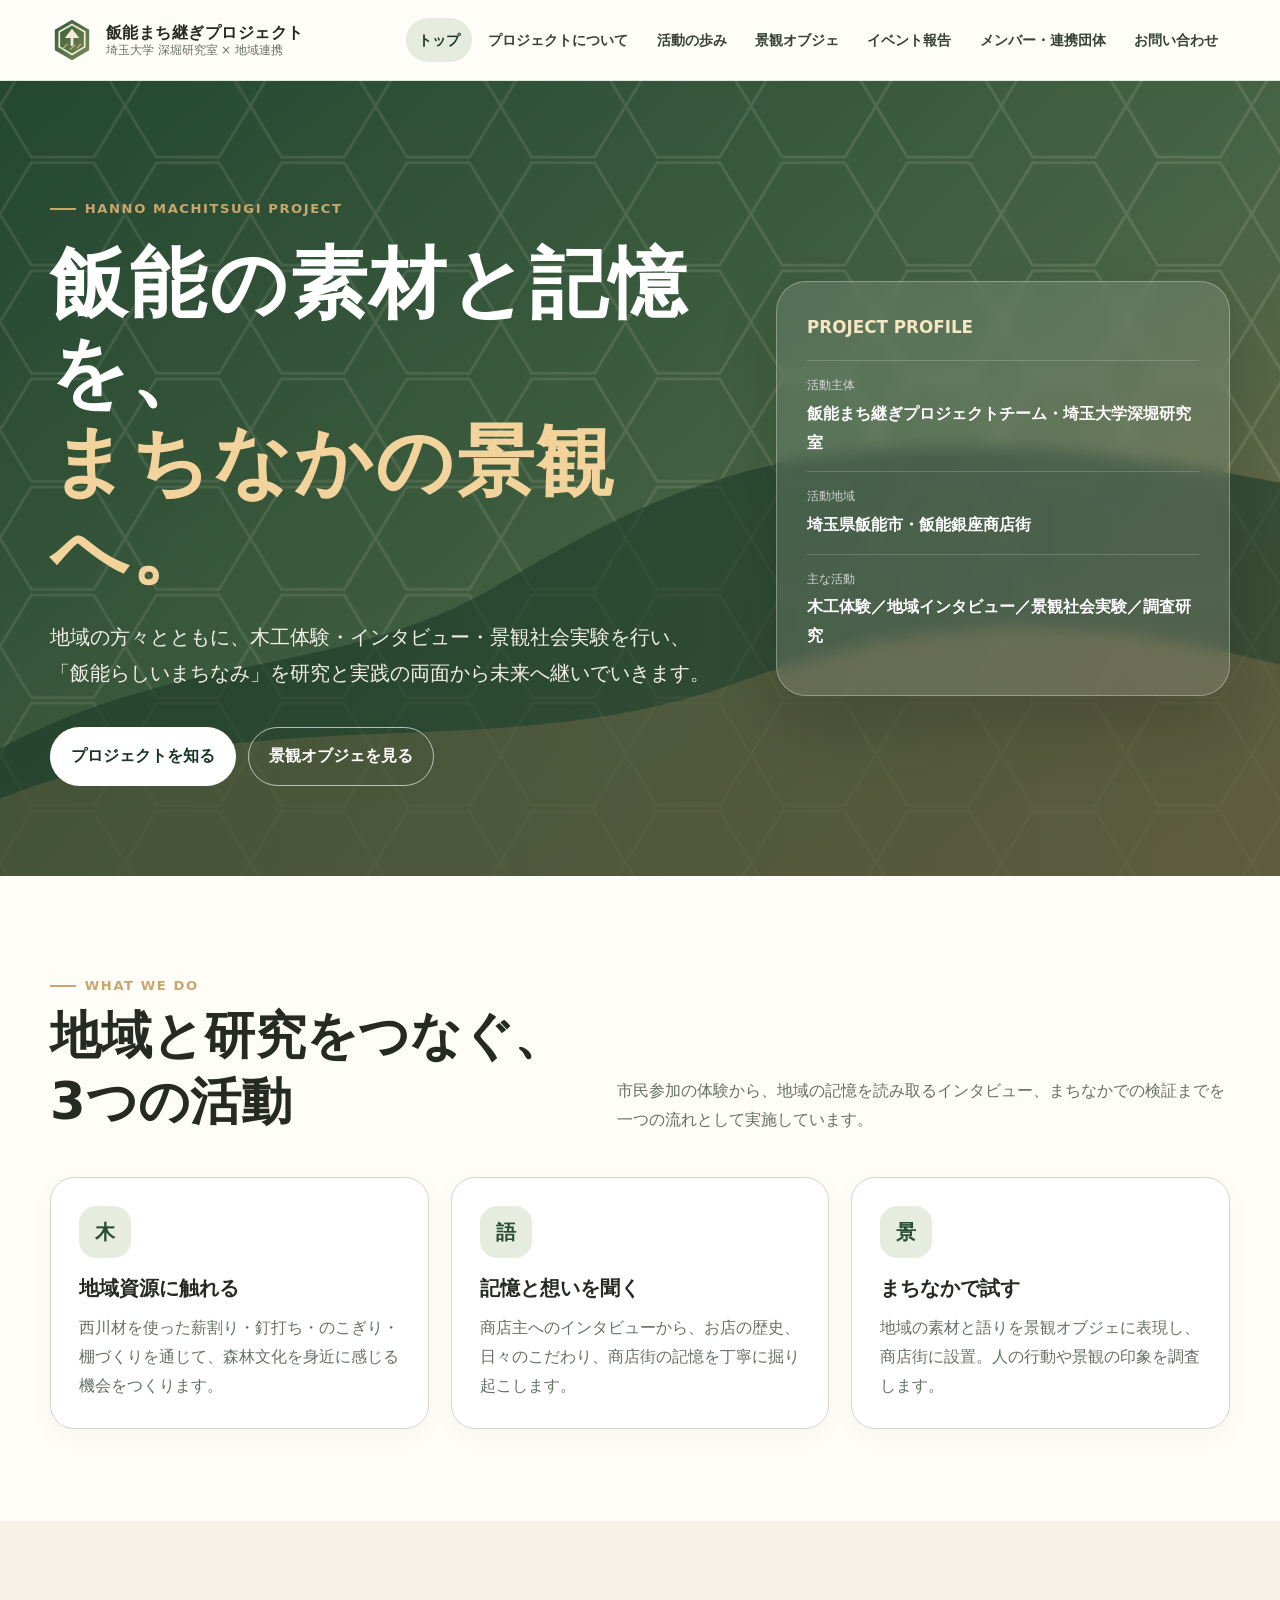
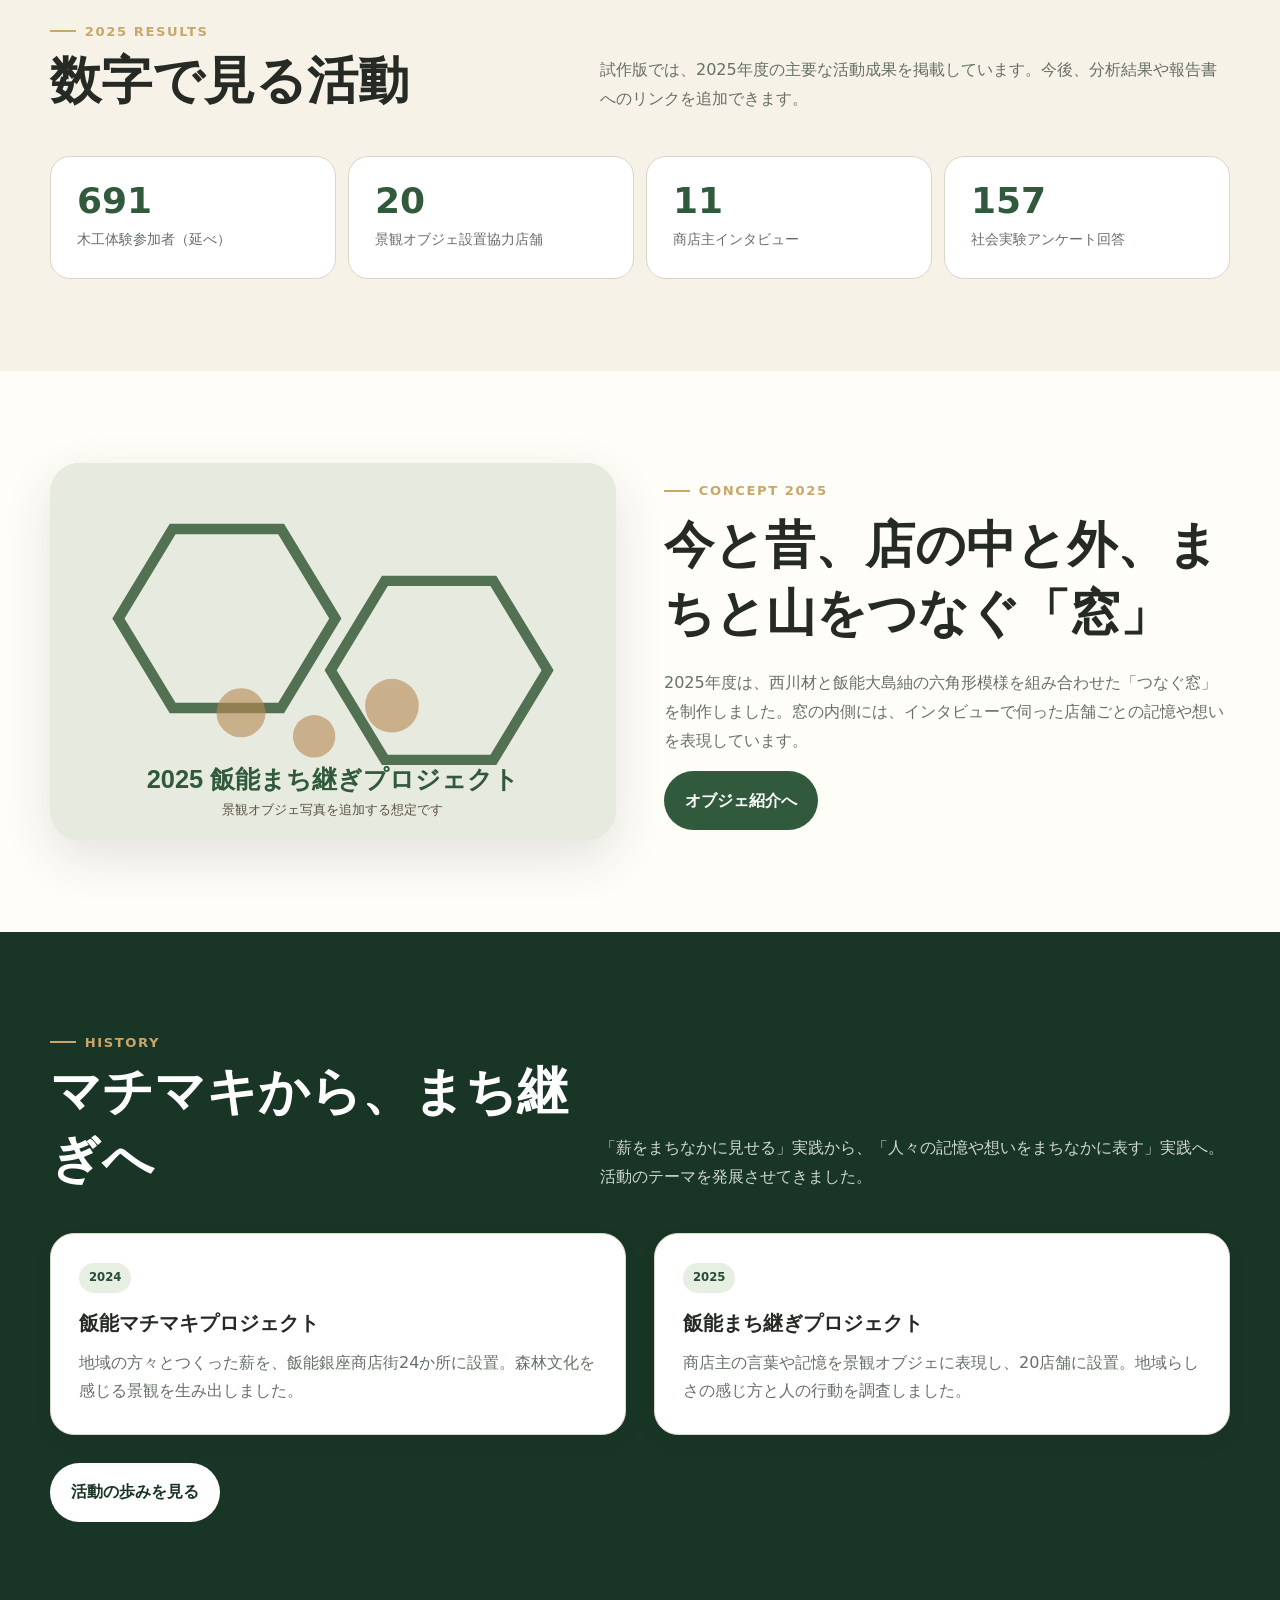
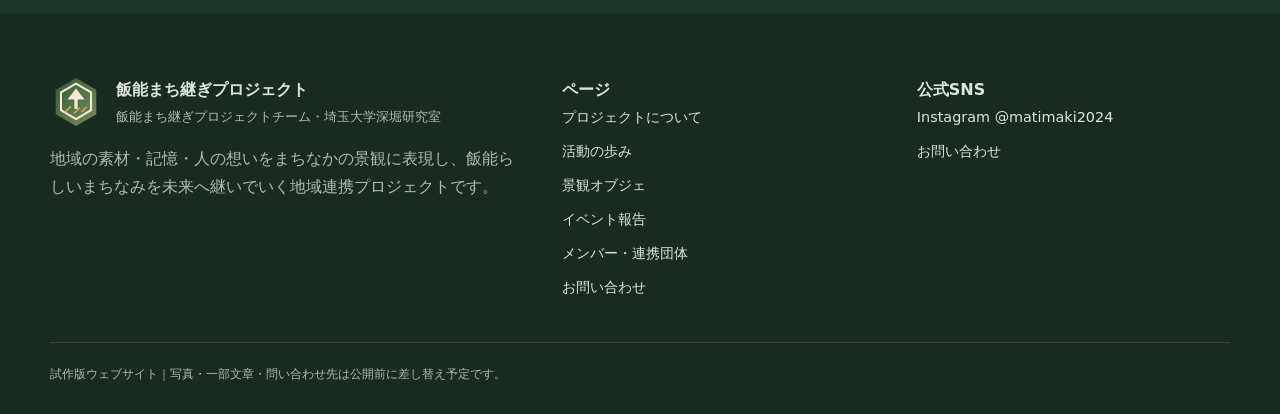
<file: index.html>
<!doctype html><html lang="ja"><head><meta charset="utf-8"><meta name="viewport" content="width=device-width,initial-scale=1"><title>飯能まち継ぎプロジェクト｜試作版</title><meta name="description" content="飯能の素材・記憶・人の想いをまちなかの景観に表現する地域連携型プロジェクト。"><link rel="icon" href="assets/images/logo-mark.svg"><link rel="stylesheet" href="assets/css/style.css"></head><body><div data-site-header></div><main id="main">
<section class="hero"><div class="container hero-inner"><div><div class="eyebrow">Hanno Machitsugi Project</div><h1>飯能の素材と記憶を、<span>まちなかの景観へ。</span></h1><p class="hero-copy">地域の方々とともに、木工体験・インタビュー・景観社会実験を行い、「飯能らしいまちなみ」を研究と実践の両面から未来へ継いでいきます。</p><div class="hero-actions"><a class="btn btn-primary" href="about.html">プロジェクトを知る</a><a class="btn btn-outline" href="objects.html">景観オブジェを見る</a></div></div><aside class="hero-card"><h2>PROJECT PROFILE</h2><dl><div><dt>活動主体</dt><dd>飯能まち継ぎプロジェクトチーム・埼玉大学深堀研究室</dd></div><div><dt>活動地域</dt><dd>埼玉県飯能市・飯能銀座商店街</dd></div><div><dt>主な活動</dt><dd>木工体験／地域インタビュー／景観社会実験／調査研究</dd></div></dl></aside></div></section>
<section class="section"><div class="container"><div class="section-header"><div><div class="eyebrow">What we do</div><h2>地域と研究をつなぐ、3つの活動</h2></div><p>市民参加の体験から、地域の記憶を読み取るインタビュー、まちなかでの検証までを一つの流れとして実施しています。</p></div><div class="grid-3"><article class="card"><div class="icon-box">木</div><h3>地域資源に触れる</h3><p>西川材を使った薪割り・釘打ち・のこぎり・棚づくりを通じて、森林文化を身近に感じる機会をつくります。</p></article><article class="card"><div class="icon-box">語</div><h3>記憶と想いを聞く</h3><p>商店主へのインタビューから、お店の歴史、日々のこだわり、商店街の記憶を丁寧に掘り起こします。</p></article><article class="card"><div class="icon-box">景</div><h3>まちなかで試す</h3><p>地域の素材と語りを景観オブジェに表現し、商店街に設置。人の行動や景観の印象を調査します。</p></article></div></div></section>
<section class="section section-soft"><div class="container"><div class="section-header"><div><div class="eyebrow">2025 Results</div><h2>数字で見る活動</h2></div><p>試作版では、2025年度の主要な活動成果を掲載しています。今後、分析結果や報告書へのリンクを追加できます。</p></div><div class="stats"><div class="stat"><div class="stat-number">691</div><div class="stat-label">木工体験参加者（延べ）</div></div><div class="stat"><div class="stat-number">20</div><div class="stat-label">景観オブジェ設置協力店舗</div></div><div class="stat"><div class="stat-number">11</div><div class="stat-label">商店主インタビュー</div></div><div class="stat"><div class="stat-number">157</div><div class="stat-label">社会実験アンケート回答</div></div></div></div></section>
<section class="section"><div class="container feature"><div class="feature-media"><img src="assets/images/placeholder-machitsugi.svg" alt="2025年度景観オブジェの写真差し替え用画像"></div><div class="feature-content"><div class="eyebrow">Concept 2025</div><h2>今と昔、店の中と外、まちと山をつなぐ「窓」</h2><p>2025年度は、西川材と飯能大島紬の六角形模様を組み合わせた「つなぐ窓」を制作しました。窓の内側には、インタビューで伺った店舗ごとの記憶や想いを表現しています。</p><a class="btn btn-green" href="objects.html">オブジェ紹介へ</a></div></div></section>
<section class="section section-dark"><div class="container"><div class="section-header"><div><div class="eyebrow">History</div><h2>マチマキから、まち継ぎへ</h2></div><p>「薪をまちなかに見せる」実践から、「人々の記憶や想いをまちなかに表す」実践へ。活動のテーマを発展させてきました。</p></div><div class="grid-2"><article class="card" style="color:#252a25"><span class="tag">2024</span><h3>飯能マチマキプロジェクト</h3><p>地域の方々とつくった薪を、飯能銀座商店街24か所に設置。森林文化を感じる景観を生み出しました。</p></article><article class="card" style="color:#252a25"><span class="tag">2025</span><h3>飯能まち継ぎプロジェクト</h3><p>商店主の言葉や記憶を景観オブジェに表現し、20店舗に設置。地域らしさの感じ方と人の行動を調査しました。</p></article></div><div style="margin-top:28px"><a class="btn btn-primary" href="history.html">活動の歩みを見る</a></div></div></section>
</main><div data-site-footer></div><script src="assets/js/site-data.js"></script><script src="assets/js/main.js"></script></body></html>
</file>
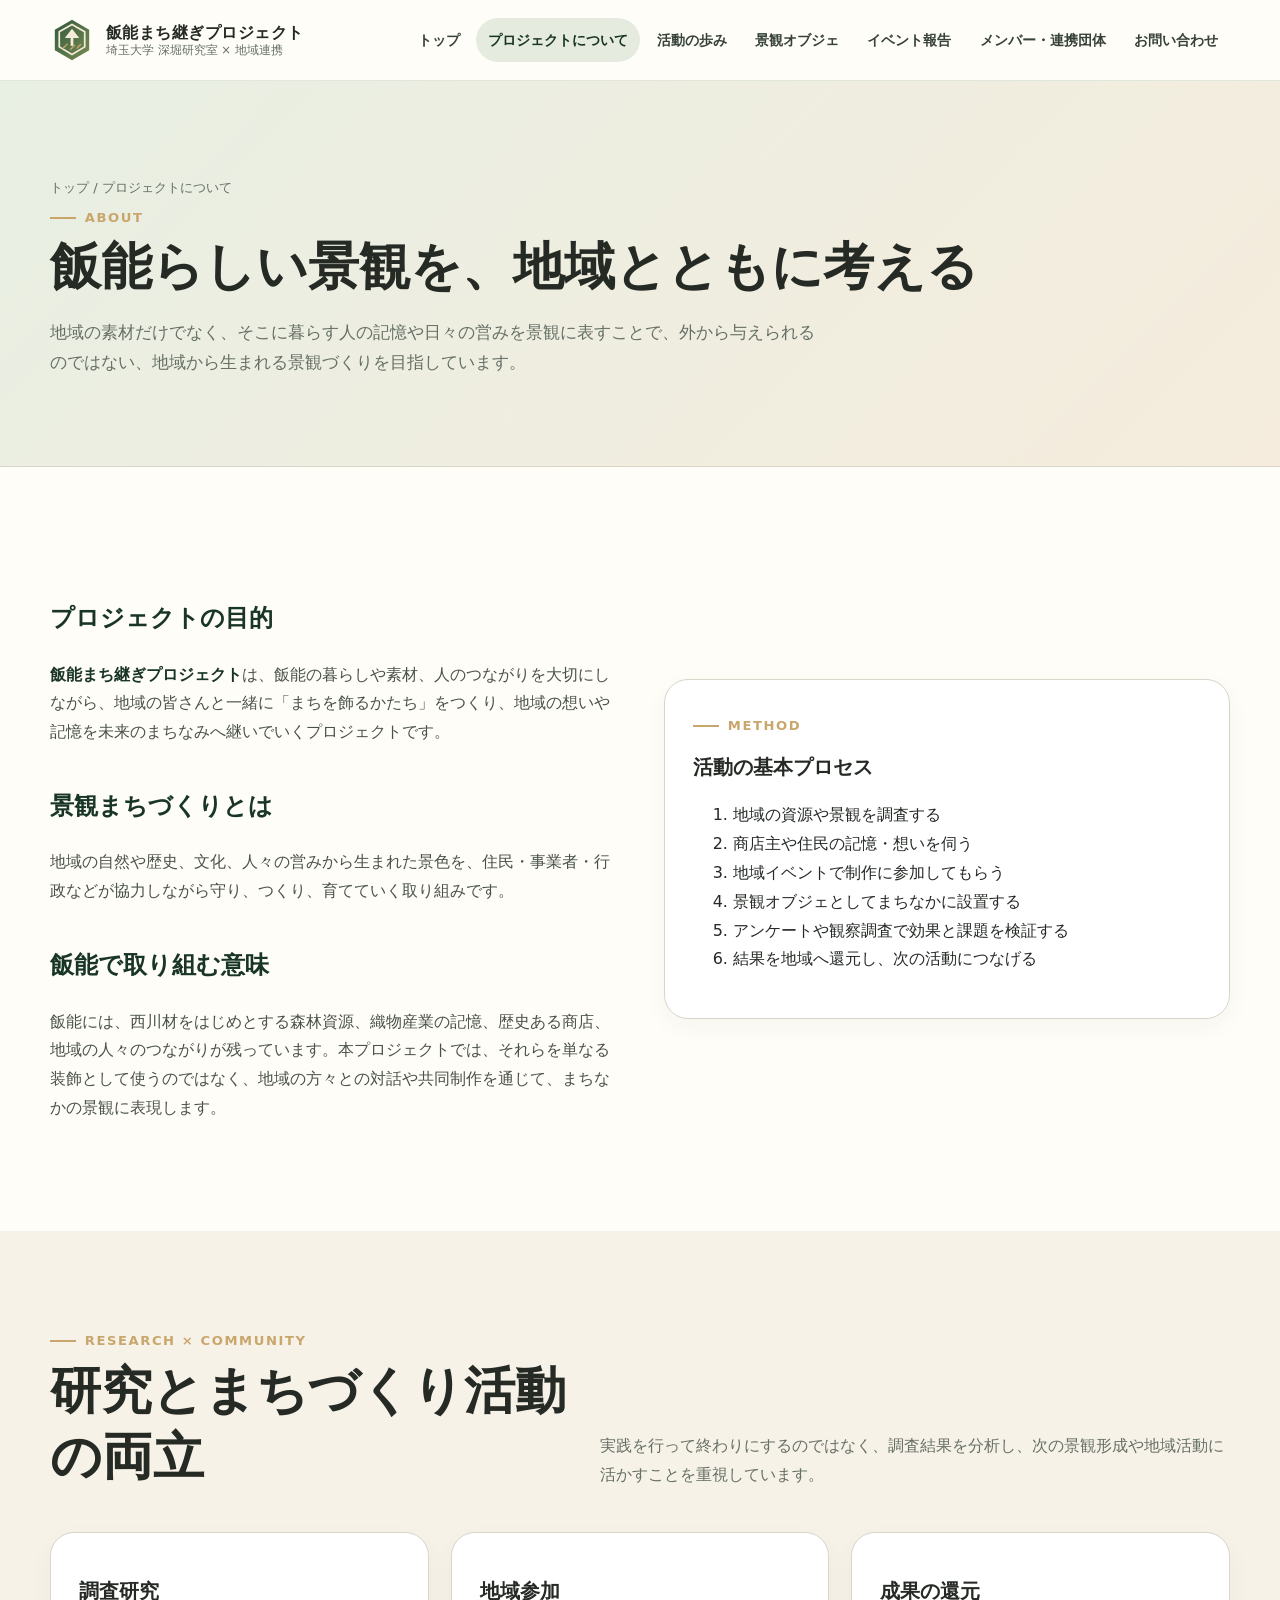
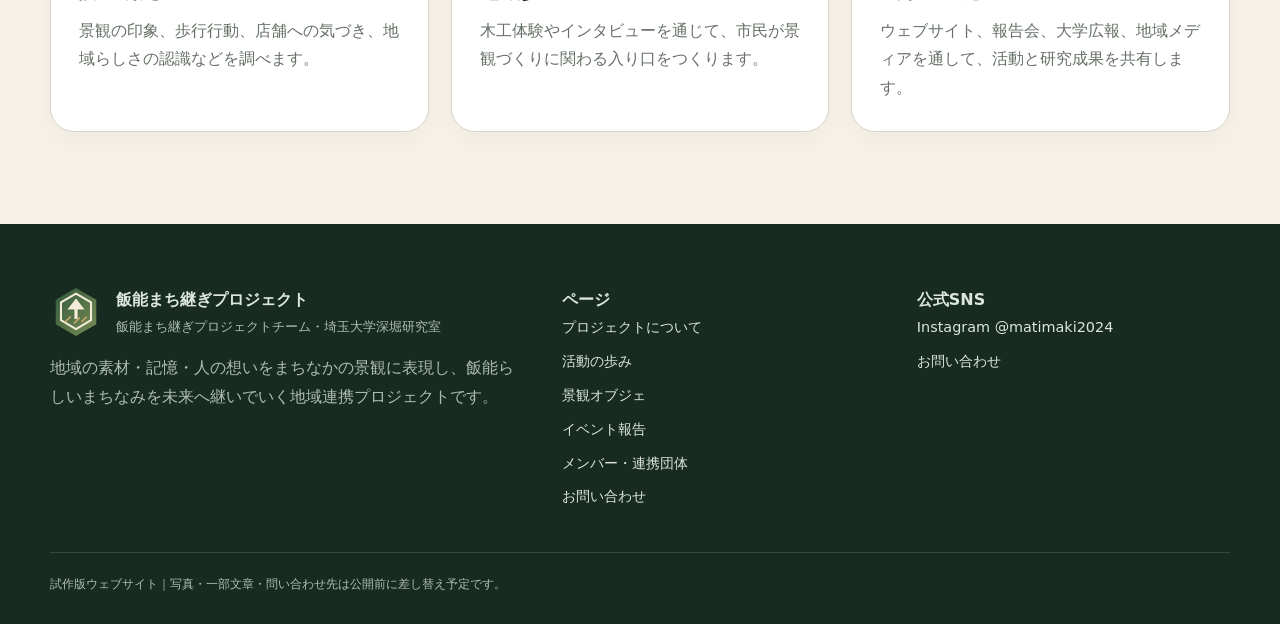
<file: about.html>
<!doctype html><html lang="ja"><head><meta charset="utf-8"><meta name="viewport" content="width=device-width,initial-scale=1"><title>プロジェクトについて｜飯能まち継ぎプロジェクト</title><link rel="icon" href="assets/images/logo-mark.svg"><link rel="stylesheet" href="assets/css/style.css"></head><body><div data-site-header></div><main id="main"><section class="page-hero"><div class="container"><div class="breadcrumb"><a href="index.html">トップ</a> / プロジェクトについて</div><div class="eyebrow">About</div><h1>飯能らしい景観を、地域とともに考える</h1><p>地域の素材だけでなく、そこに暮らす人の記憶や日々の営みを景観に表すことで、外から与えられるのではない、地域から生まれる景観づくりを目指しています。</p></div></section><section class="section"><div class="container feature"><div class="prose"><h2>プロジェクトの目的</h2><p><strong>飯能まち継ぎプロジェクト</strong>は、飯能の暮らしや素材、人のつながりを大切にしながら、地域の皆さんと一緒に「まちを飾るかたち」をつくり、地域の想いや記憶を未来のまちなみへ継いでいくプロジェクトです。</p><h2>景観まちづくりとは</h2><p>地域の自然や歴史、文化、人々の営みから生まれた景色を、住民・事業者・行政などが協力しながら守り、つくり、育てていく取り組みです。</p><h2>飯能で取り組む意味</h2><p>飯能には、西川材をはじめとする森林資源、織物産業の記憶、歴史ある商店、地域の人々のつながりが残っています。本プロジェクトでは、それらを単なる装飾として使うのではなく、地域の方々との対話や共同制作を通じて、まちなかの景観に表現します。</p></div><aside class="card"><div class="eyebrow">Method</div><h3>活動の基本プロセス</h3><ol><li>地域の資源や景観を調査する</li><li>商店主や住民の記憶・想いを伺う</li><li>地域イベントで制作に参加してもらう</li><li>景観オブジェとしてまちなかに設置する</li><li>アンケートや観察調査で効果と課題を検証する</li><li>結果を地域へ還元し、次の活動につなげる</li></ol></aside></div></section><section class="section section-soft"><div class="container"><div class="section-header"><div><div class="eyebrow">Research × Community</div><h2>研究とまちづくり活動の両立</h2></div><p>実践を行って終わりにするのではなく、調査結果を分析し、次の景観形成や地域活動に活かすことを重視しています。</p></div><div class="grid-3"><article class="card"><h3>調査研究</h3><p>景観の印象、歩行行動、店舗への気づき、地域らしさの認識などを調べます。</p></article><article class="card"><h3>地域参加</h3><p>木工体験やインタビューを通じて、市民が景観づくりに関わる入り口をつくります。</p></article><article class="card"><h3>成果の還元</h3><p>ウェブサイト、報告会、大学広報、地域メディアを通して、活動と研究成果を共有します。</p></article></div></div></section></main><div data-site-footer></div><script src="assets/js/site-data.js"></script><script src="assets/js/main.js"></script></body></html>
</file>
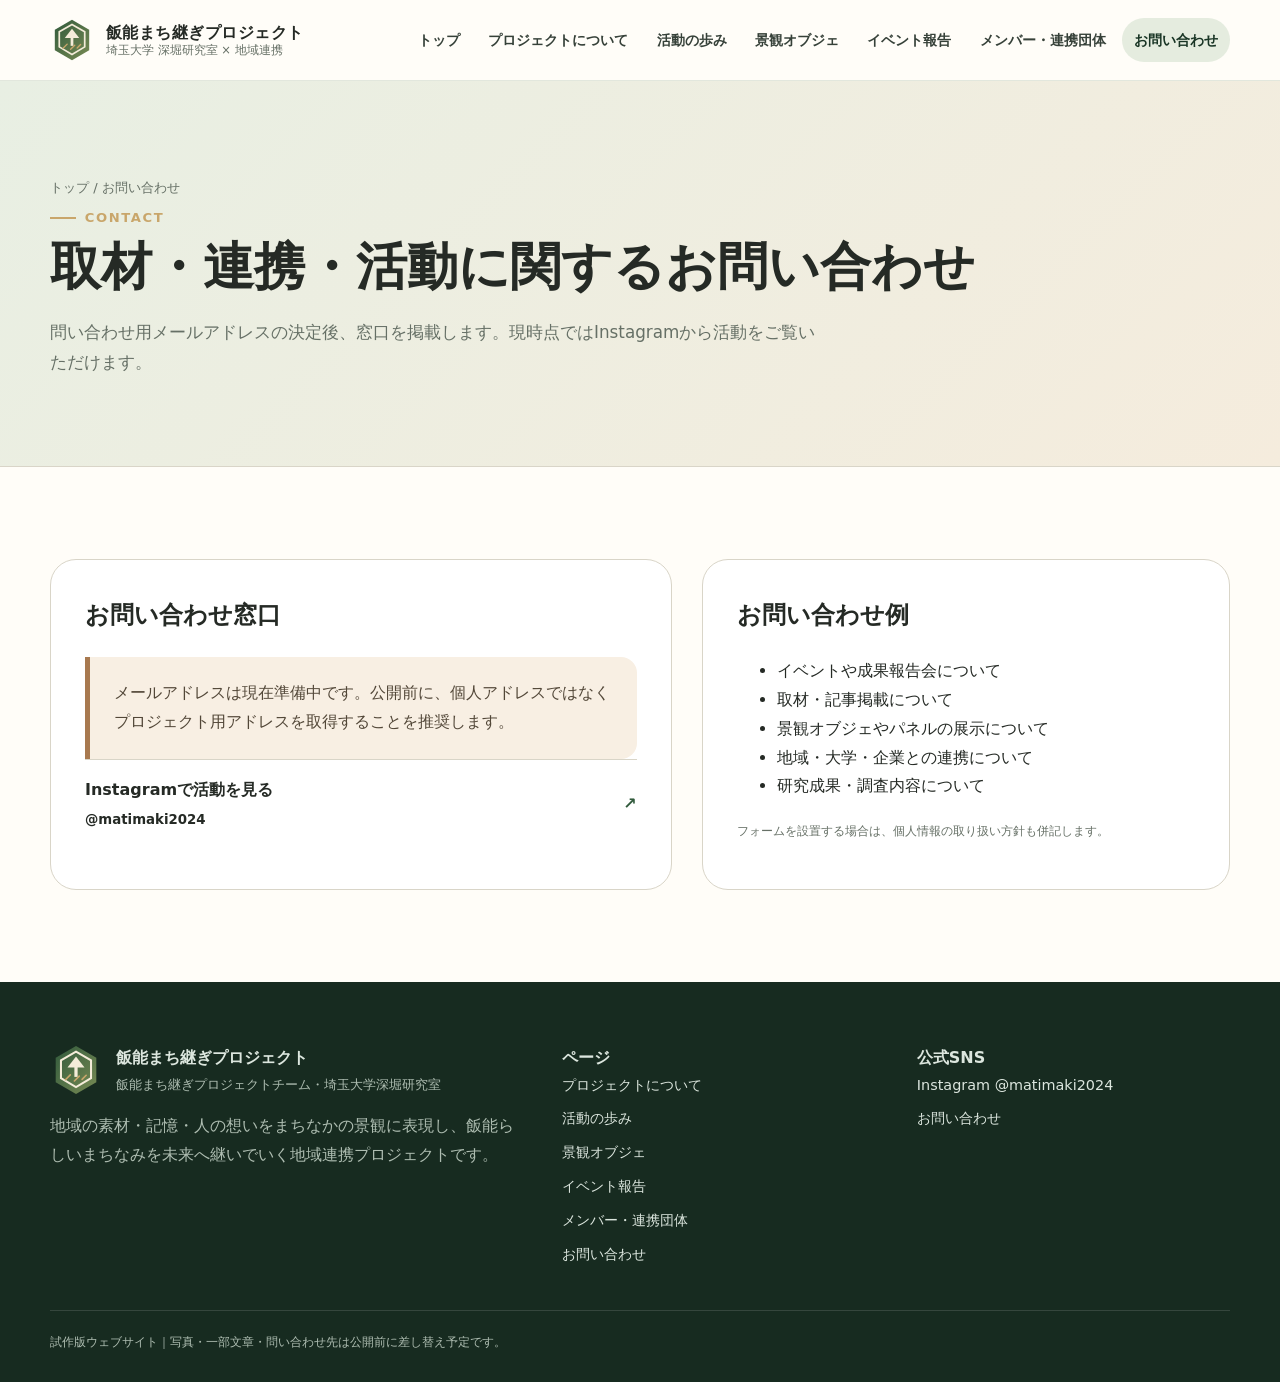
<file: contact.html>
<!doctype html><html lang="ja"><head><meta charset="utf-8"><meta name="viewport" content="width=device-width,initial-scale=1"><title>お問い合わせ｜飯能まち継ぎプロジェクト</title><link rel="icon" href="assets/images/logo-mark.svg"><link rel="stylesheet" href="assets/css/style.css"></head><body><div data-site-header></div><main id="main"><section class="page-hero"><div class="container"><div class="breadcrumb"><a href="index.html">トップ</a> / お問い合わせ</div><div class="eyebrow">Contact</div><h1>取材・連携・活動に関するお問い合わせ</h1><p>問い合わせ用メールアドレスの決定後、窓口を掲載します。現時点ではInstagramから活動をご覧いただけます。</p></div></section><section class="section"><div class="container contact-box"><div class="contact-panel"><h2>お問い合わせ窓口</h2><div class="notice">メールアドレスは現在準備中です。公開前に、個人アドレスではなくプロジェクト用アドレスを取得することを推奨します。</div><a class="contact-link" href="https://www.instagram.com/matimaki2024/" target="_blank" rel="noopener"><div>Instagramで活動を見る<br><small>@matimaki2024</small></div><span>↗</span></a></div><div class="contact-panel"><h2>お問い合わせ例</h2><ul><li>イベントや成果報告会について</li><li>取材・記事掲載について</li><li>景観オブジェやパネルの展示について</li><li>地域・大学・企業との連携について</li><li>研究成果・調査内容について</li></ul><p class="source-note">フォームを設置する場合は、個人情報の取り扱い方針も併記します。</p></div></div></section></main><div data-site-footer></div><script src="assets/js/site-data.js"></script><script src="assets/js/main.js"></script></body></html>
</file>
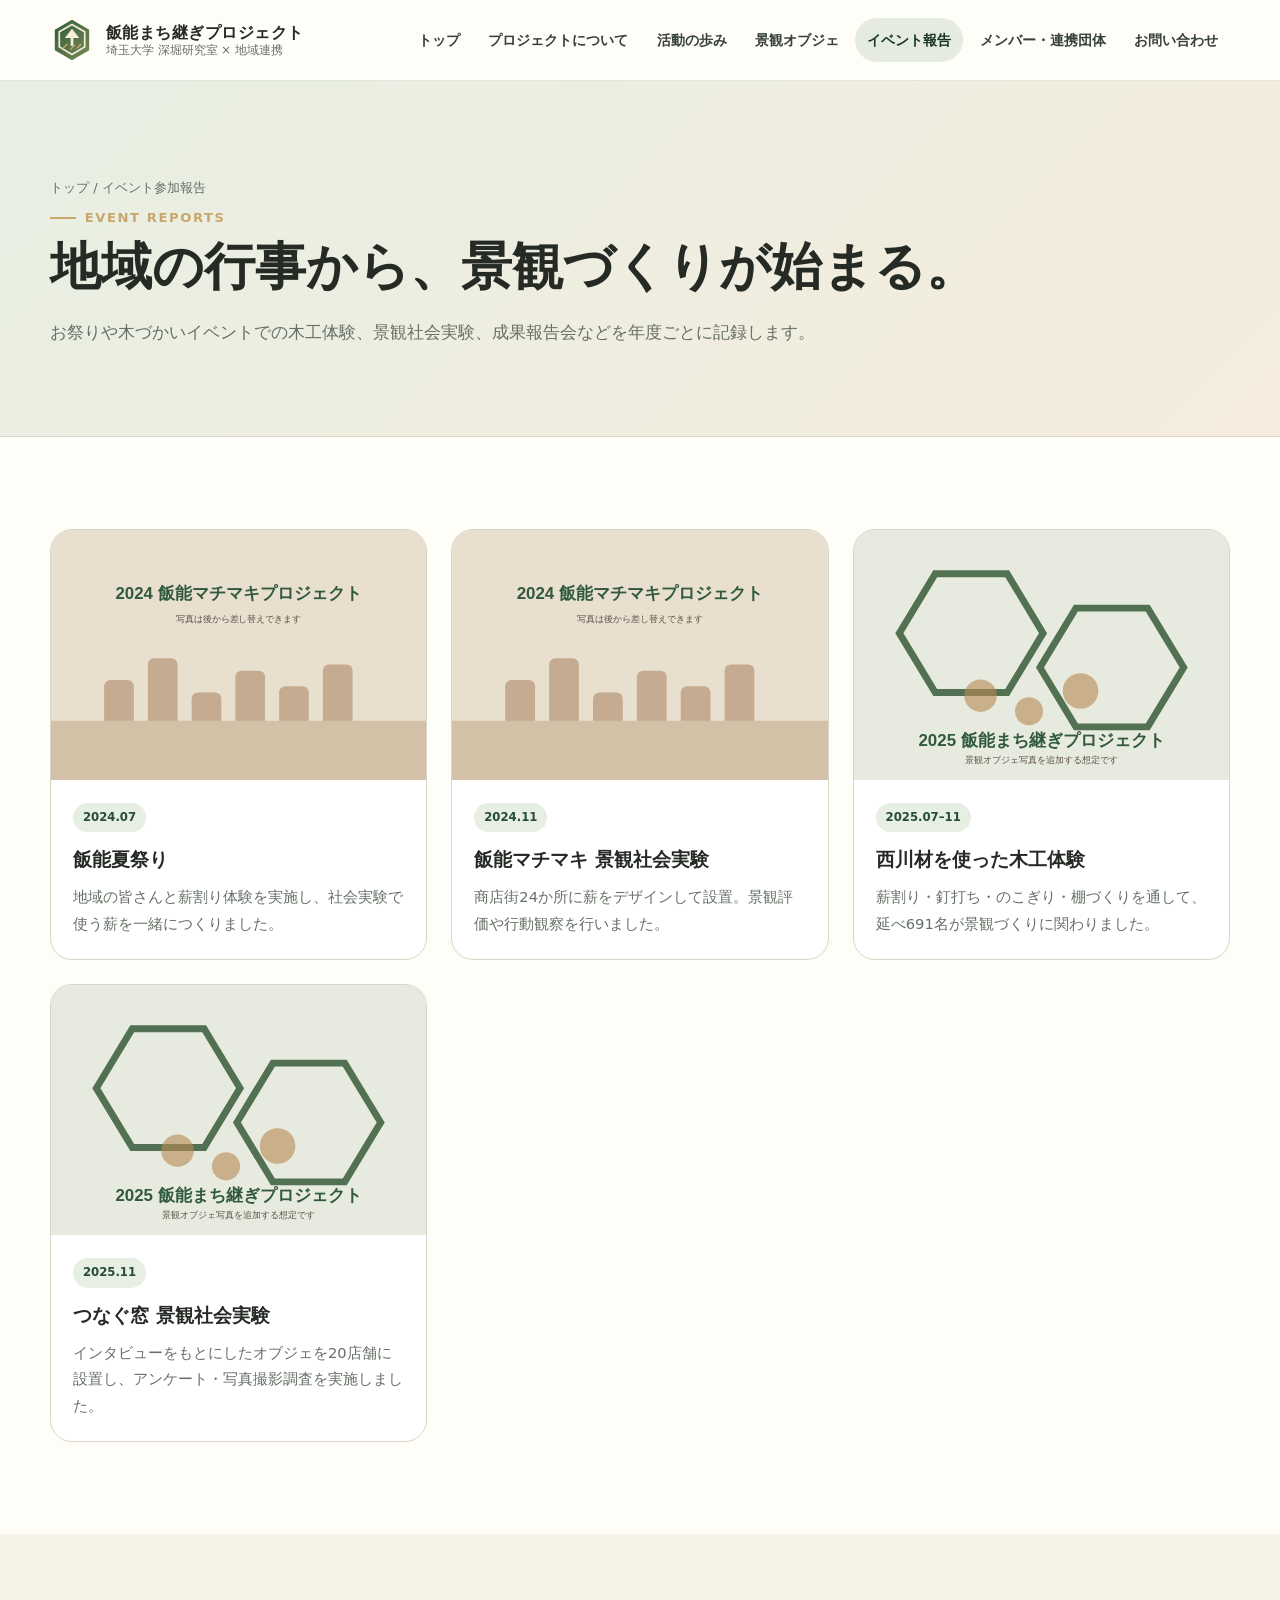
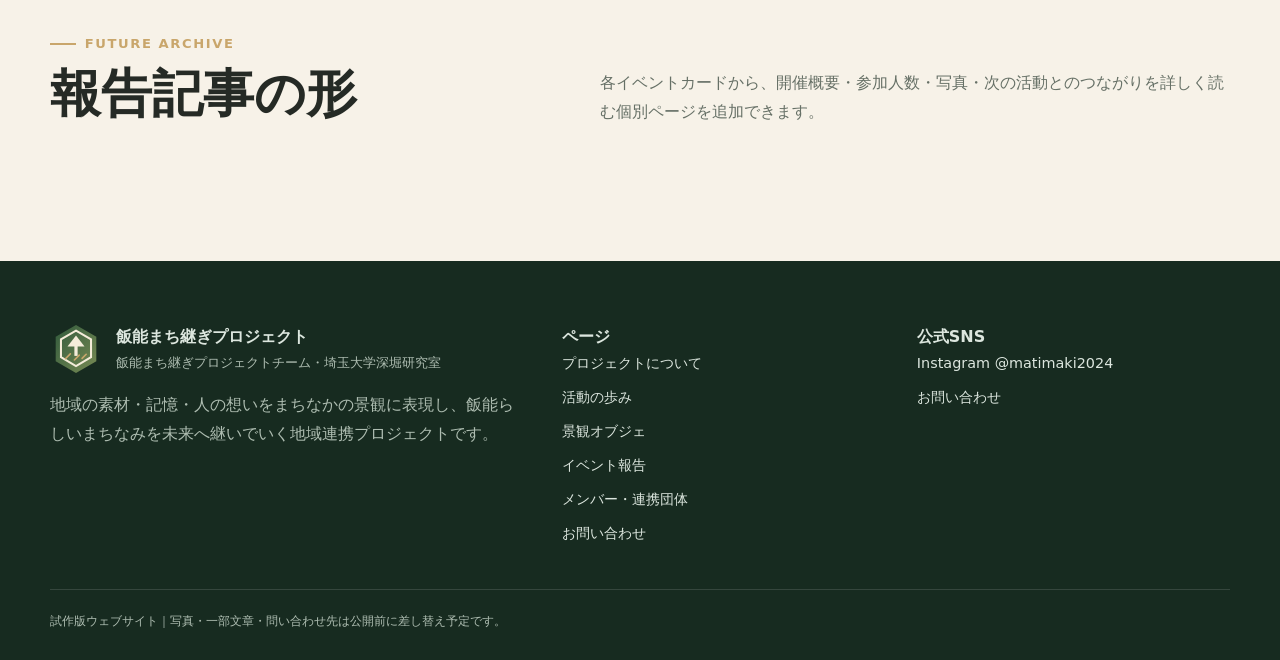
<file: events.html>
<!doctype html><html lang="ja"><head><meta charset="utf-8"><meta name="viewport" content="width=device-width,initial-scale=1"><title>イベント参加報告｜飯能まち継ぎプロジェクト</title><link rel="icon" href="assets/images/logo-mark.svg"><link rel="stylesheet" href="assets/css/style.css"></head><body><div data-site-header></div><main id="main"><section class="page-hero"><div class="container"><div class="breadcrumb"><a href="index.html">トップ</a> / イベント参加報告</div><div class="eyebrow">Event Reports</div><h1>地域の行事から、景観づくりが始まる。</h1><p>お祭りや木づかいイベントでの木工体験、景観社会実験、成果報告会などを年度ごとに記録します。</p></div></section><section class="section"><div class="container"><div class="event-grid"><article class="event-card"><img src="assets/images/placeholder-machimaki.svg" alt="飯能夏祭りの仮画像"><div class="card-body"><span class="tag">2024.07</span><h3>飯能夏祭り</h3><p>地域の皆さんと薪割り体験を実施し、社会実験で使う薪を一緒につくりました。</p></div></article><article class="event-card"><img src="assets/images/placeholder-machimaki.svg" alt="2024景観社会実験の仮画像"><div class="card-body"><span class="tag">2024.11</span><h3>飯能マチマキ 景観社会実験</h3><p>商店街24か所に薪をデザインして設置。景観評価や行動観察を行いました。</p></div></article><article class="event-card"><img src="assets/images/placeholder-machitsugi.svg" alt="2025木工体験の仮画像"><div class="card-body"><span class="tag">2025.07–11</span><h3>西川材を使った木工体験</h3><p>薪割り・釘打ち・のこぎり・棚づくりを通して、延べ691名が景観づくりに関わりました。</p></div></article><article class="event-card"><img src="assets/images/placeholder-machitsugi.svg" alt="2025景観社会実験の仮画像"><div class="card-body"><span class="tag">2025.11</span><h3>つなぐ窓 景観社会実験</h3><p>インタビューをもとにしたオブジェを20店舗に設置し、アンケート・写真撮影調査を実施しました。</p></div></article></div></div></section><section class="section section-soft"><div class="container"><div class="section-header"><div><div class="eyebrow">Future archive</div><h2>報告記事の形</h2></div><p>各イベントカードから、開催概要・参加人数・写真・次の活動とのつながりを詳しく読む個別ページを追加できます。</p></div></div></section></main><div data-site-footer></div><script src="assets/js/site-data.js"></script><script src="assets/js/main.js"></script></body></html>
</file>
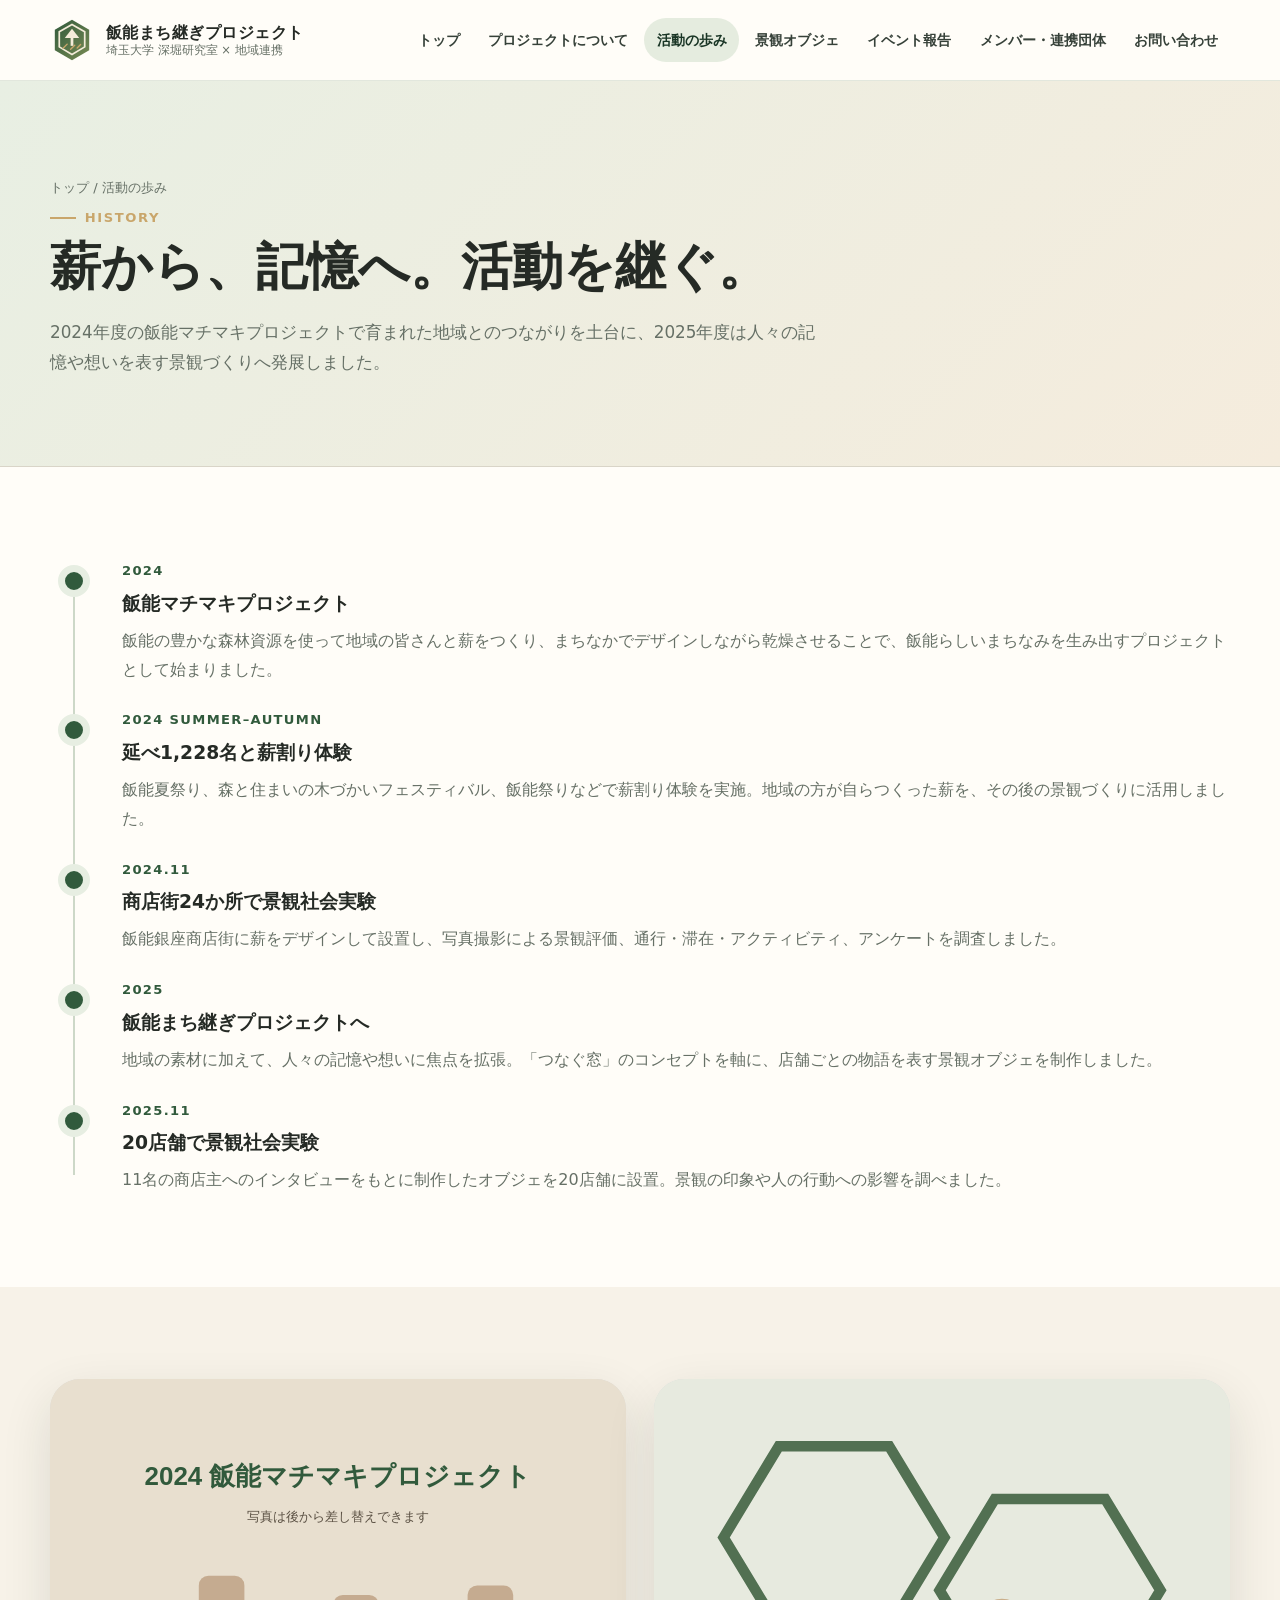
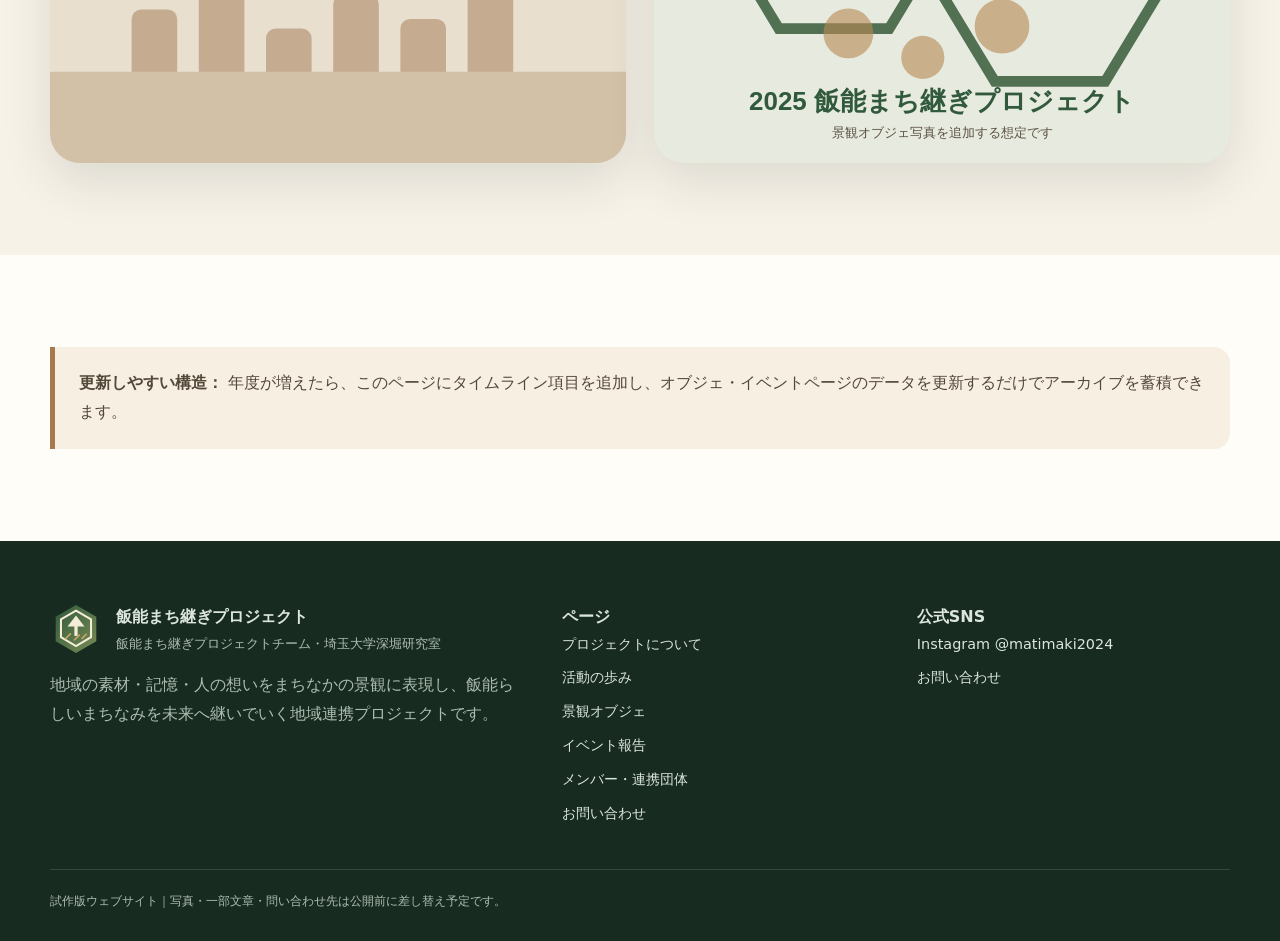
<file: history.html>
<!doctype html><html lang="ja"><head><meta charset="utf-8"><meta name="viewport" content="width=device-width,initial-scale=1"><title>活動の歩み｜飯能まち継ぎプロジェクト</title><link rel="icon" href="assets/images/logo-mark.svg"><link rel="stylesheet" href="assets/css/style.css"></head><body><div data-site-header></div><main id="main"><section class="page-hero"><div class="container"><div class="breadcrumb"><a href="index.html">トップ</a> / 活動の歩み</div><div class="eyebrow">History</div><h1>薪から、記憶へ。活動を継ぐ。</h1><p>2024年度の飯能マチマキプロジェクトで育まれた地域とのつながりを土台に、2025年度は人々の記憶や想いを表す景観づくりへ発展しました。</p></div></section><section class="section"><div class="container"><div class="timeline"><article class="timeline-item"><span class="timeline-dot"></span><div class="timeline-year">2024</div><h3>飯能マチマキプロジェクト</h3><p>飯能の豊かな森林資源を使って地域の皆さんと薪をつくり、まちなかでデザインしながら乾燥させることで、飯能らしいまちなみを生み出すプロジェクトとして始まりました。</p></article><article class="timeline-item"><span class="timeline-dot"></span><div class="timeline-year">2024 SUMMER–AUTUMN</div><h3>延べ1,228名と薪割り体験</h3><p>飯能夏祭り、森と住まいの木づかいフェスティバル、飯能祭りなどで薪割り体験を実施。地域の方が自らつくった薪を、その後の景観づくりに活用しました。</p></article><article class="timeline-item"><span class="timeline-dot"></span><div class="timeline-year">2024.11</div><h3>商店街24か所で景観社会実験</h3><p>飯能銀座商店街に薪をデザインして設置し、写真撮影による景観評価、通行・滞在・アクティビティ、アンケートを調査しました。</p></article><article class="timeline-item"><span class="timeline-dot"></span><div class="timeline-year">2025</div><h3>飯能まち継ぎプロジェクトへ</h3><p>地域の素材に加えて、人々の記憶や想いに焦点を拡張。「つなぐ窓」のコンセプトを軸に、店舗ごとの物語を表す景観オブジェを制作しました。</p></article><article class="timeline-item"><span class="timeline-dot"></span><div class="timeline-year">2025.11</div><h3>20店舗で景観社会実験</h3><p>11名の商店主へのインタビューをもとに制作したオブジェを20店舗に設置。景観の印象や人の行動への影響を調べました。</p></article></div></div></section><section class="section section-soft"><div class="container grid-2"><div class="feature-media"><img src="assets/images/placeholder-machimaki.svg" alt="2024年度活動写真の差し替え用画像"></div><div class="feature-media"><img src="assets/images/placeholder-machitsugi.svg" alt="2025年度活動写真の差し替え用画像"></div></div></section><section class="section"><div class="container"><div class="notice"><strong>更新しやすい構造：</strong> 年度が増えたら、このページにタイムライン項目を追加し、オブジェ・イベントページのデータを更新するだけでアーカイブを蓄積できます。</div></div></section></main><div data-site-footer></div><script src="assets/js/site-data.js"></script><script src="assets/js/main.js"></script></body></html>
</file>
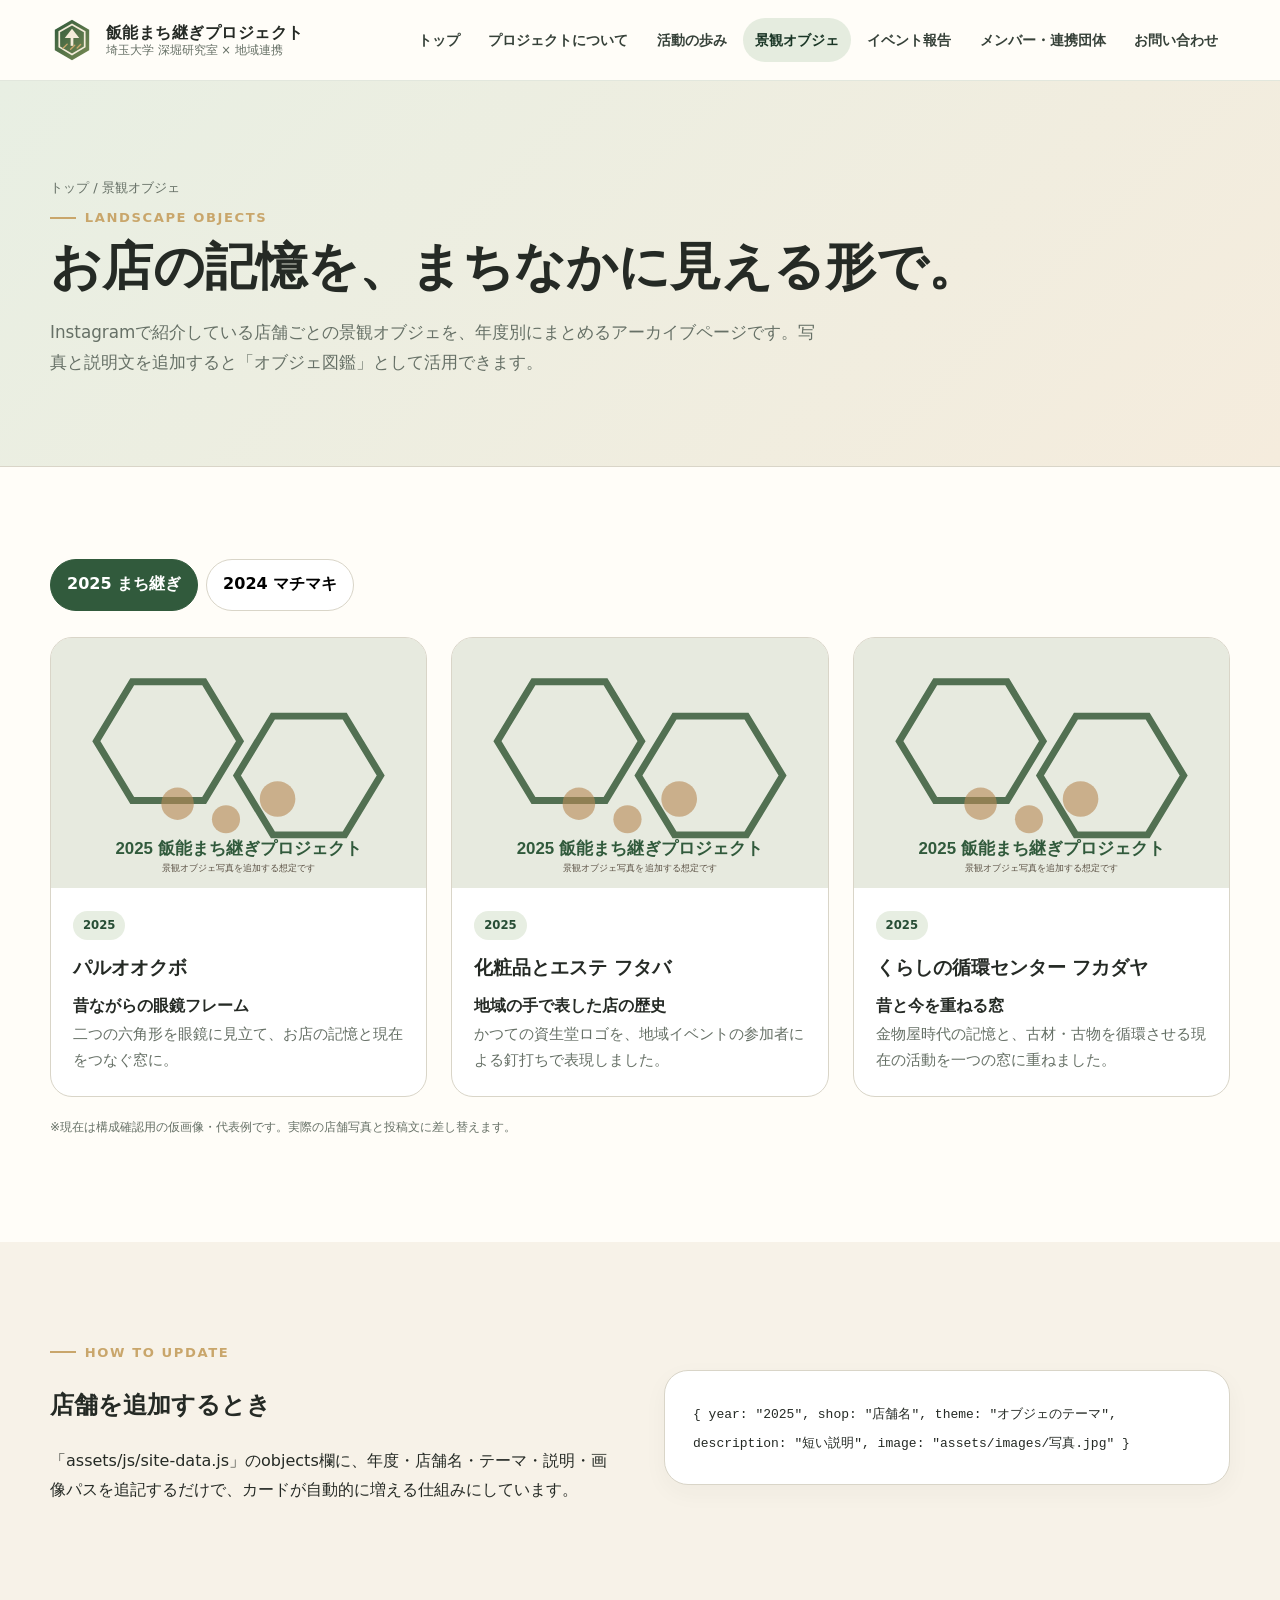
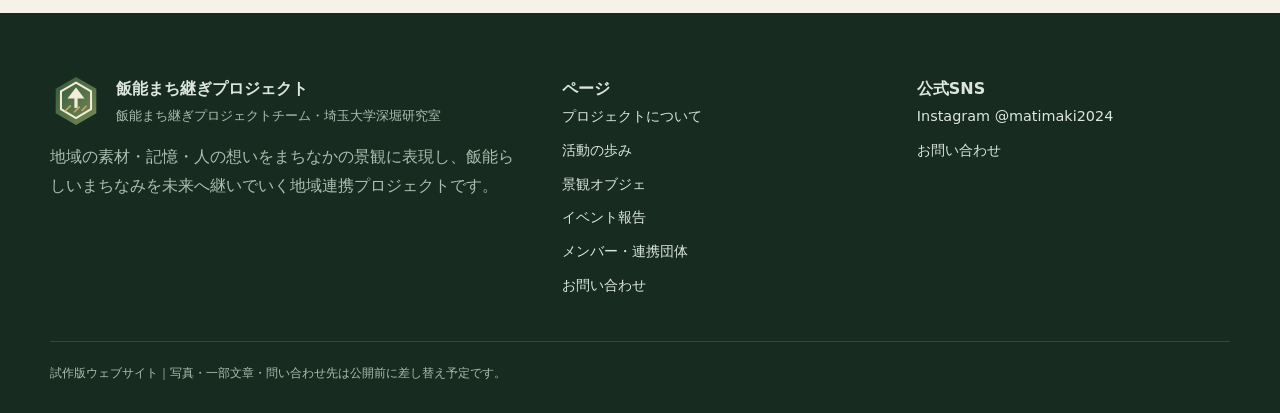
<file: objects.html>
<!doctype html><html lang="ja"><head><meta charset="utf-8"><meta name="viewport" content="width=device-width,initial-scale=1"><title>景観オブジェ紹介｜飯能まち継ぎプロジェクト</title><link rel="icon" href="assets/images/logo-mark.svg"><link rel="stylesheet" href="assets/css/style.css"></head><body><div data-site-header></div><main id="main"><section class="page-hero"><div class="container"><div class="breadcrumb"><a href="index.html">トップ</a> / 景観オブジェ</div><div class="eyebrow">Landscape Objects</div><h1>お店の記憶を、まちなかに見える形で。</h1><p>Instagramで紹介している店舗ごとの景観オブジェを、年度別にまとめるアーカイブページです。写真と説明文を追加すると「オブジェ図鑑」として活用できます。</p></div></section><section class="section"><div class="container"><div class="tabs" role="tablist"><button class="tab-button active" data-year-tab="2025">2025 まち継ぎ</button><button class="tab-button" data-year-tab="2024">2024 マチマキ</button></div><div class="object-grid" data-object-grid></div><p class="source-note">※現在は構成確認用の仮画像・代表例です。実際の店舗写真と投稿文に差し替えます。</p></div></section><section class="section section-soft"><div class="container feature"><div><div class="eyebrow">How to update</div><h2>店舗を追加するとき</h2><p>「assets/js/site-data.js」のobjects欄に、年度・店舗名・テーマ・説明・画像パスを追記するだけで、カードが自動的に増える仕組みにしています。</p></div><div class="card"><code>{ year: "2025", shop: "店舗名", theme: "オブジェのテーマ", description: "短い説明", image: "assets/images/写真.jpg" }</code></div></div></section></main><div data-site-footer></div><script src="assets/js/site-data.js"></script><script src="assets/js/main.js"></script></body></html>
</file>
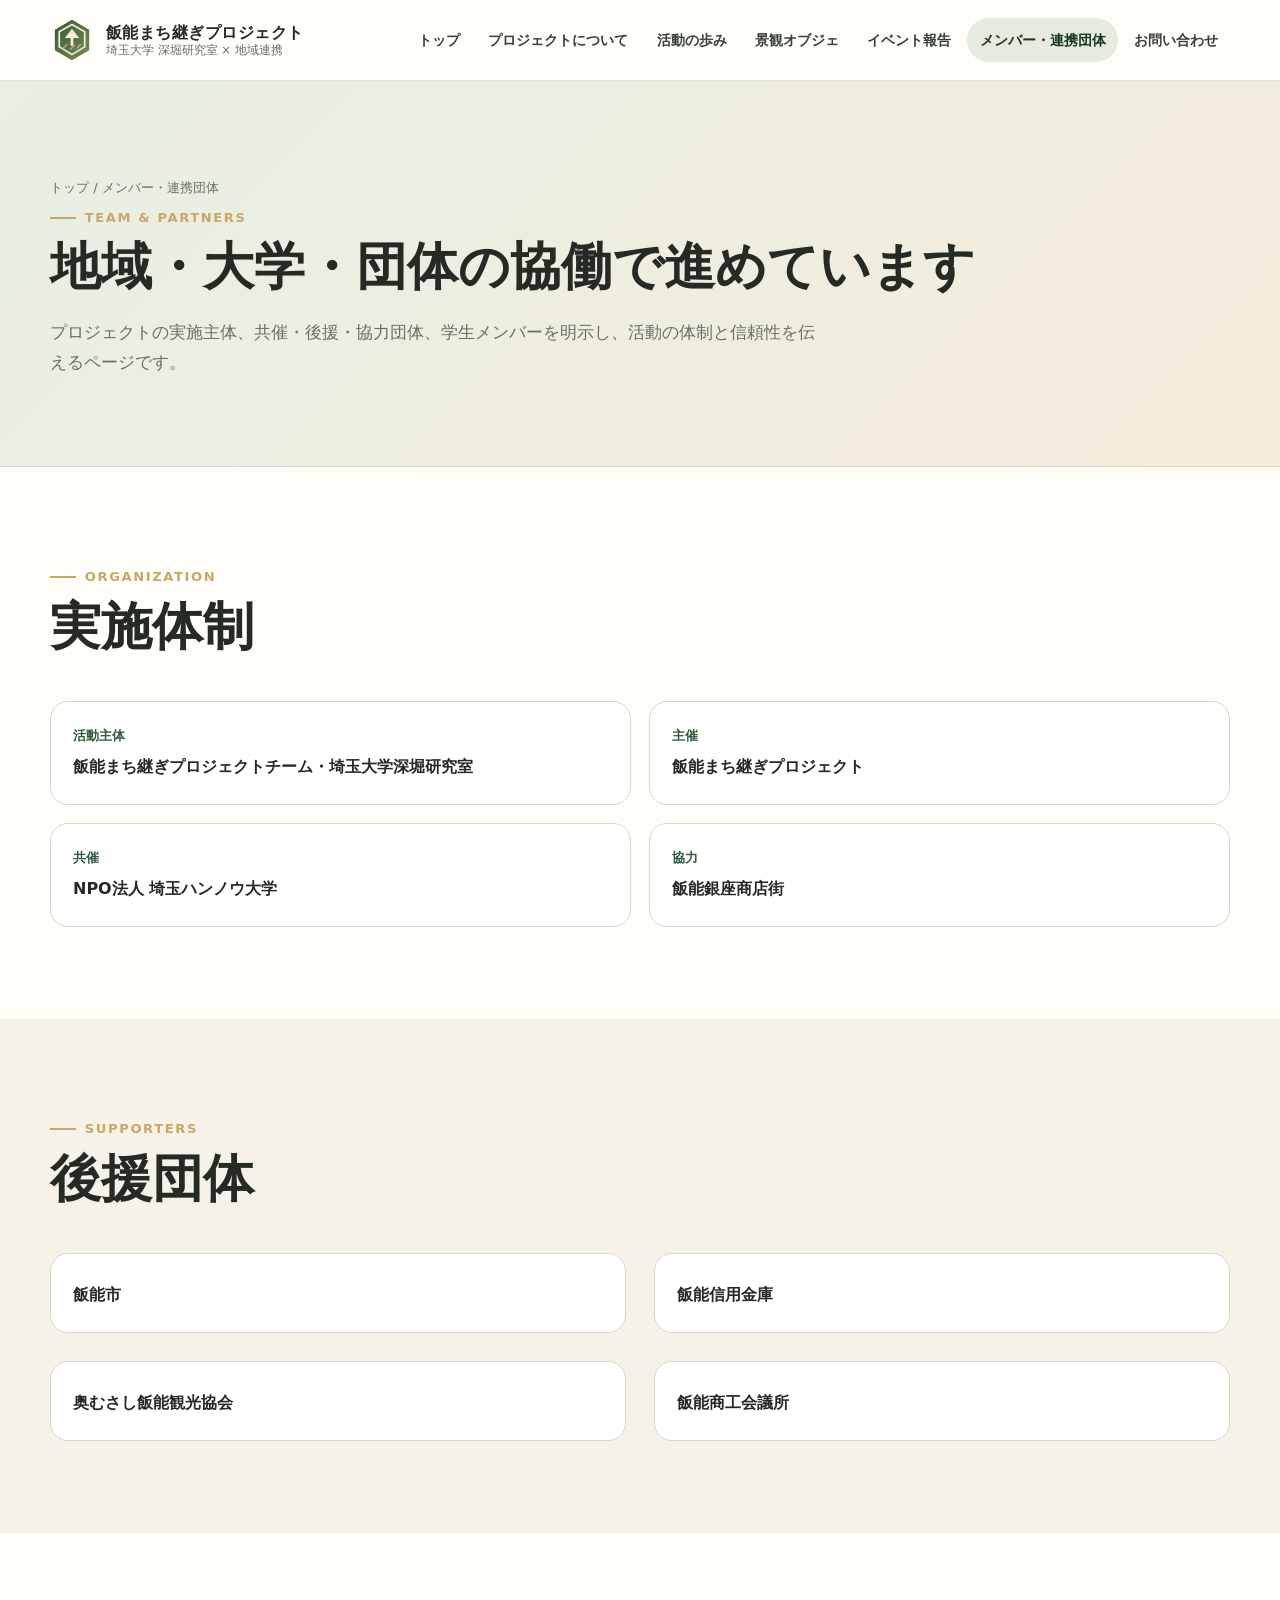
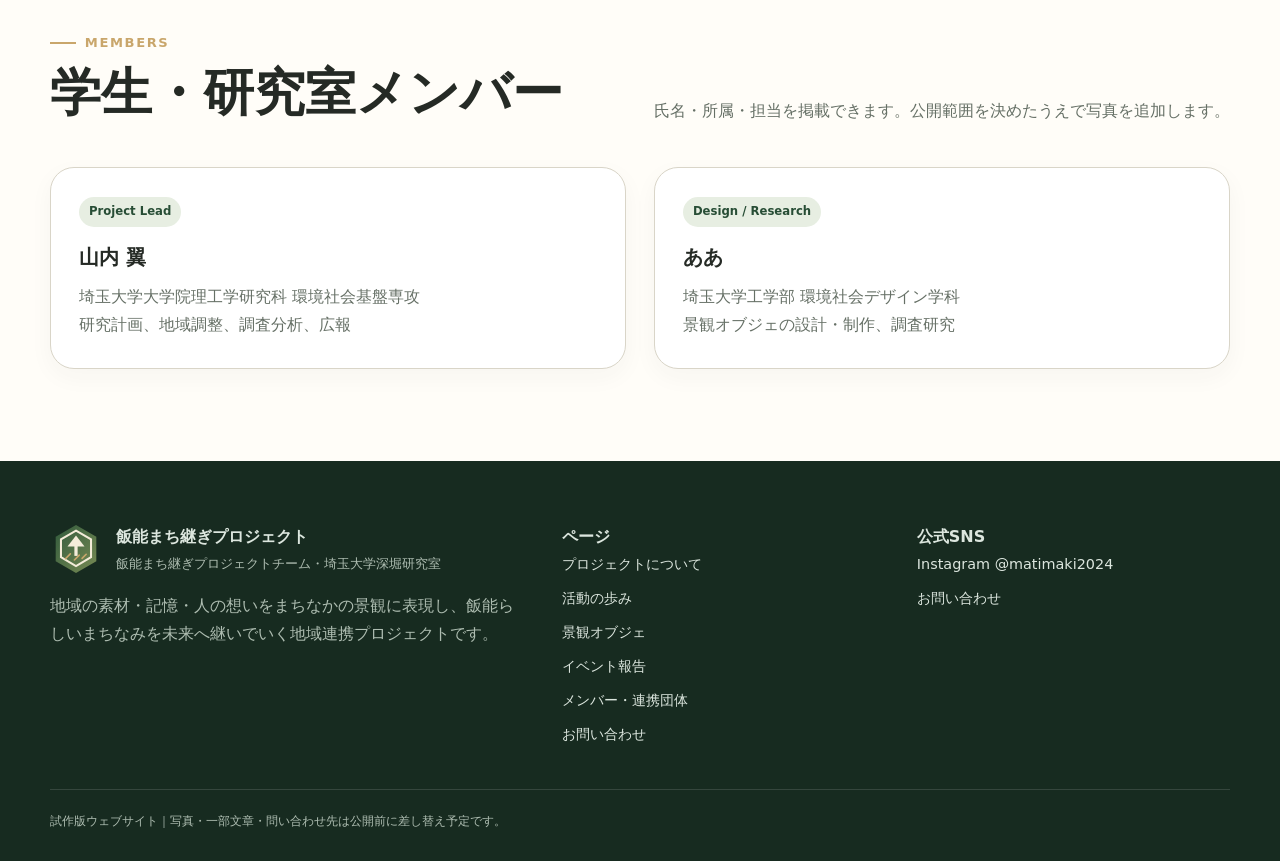
<file: team.html>
<!doctype html><html lang="ja"><head><meta charset="utf-8"><meta name="viewport" content="width=device-width,initial-scale=1"><title>メンバー・連携団体｜飯能まち継ぎプロジェクト</title><link rel="icon" href="assets/images/logo-mark.svg"><link rel="stylesheet" href="assets/css/style.css"></head><body><div data-site-header></div><main id="main"><section class="page-hero"><div class="container"><div class="breadcrumb"><a href="index.html">トップ</a> / メンバー・連携団体</div><div class="eyebrow">Team & Partners</div><h1>地域・大学・団体の協働で進めています</h1><p>プロジェクトの実施主体、共催・後援・協力団体、学生メンバーを明示し、活動の体制と信頼性を伝えるページです。</p></div></section><section class="section"><div class="container"><div class="section-header"><div><div class="eyebrow">Organization</div><h2>実施体制</h2></div></div><div class="partner-list"><div class="partner"><small>活動主体</small><strong>飯能まち継ぎプロジェクトチーム・埼玉大学深堀研究室</strong></div><div class="partner"><small>主催</small><strong>飯能まち継ぎプロジェクト</strong></div><div class="partner"><small>共催</small><strong>NPO法人 埼玉ハンノウ大学</strong></div><div class="partner"><small>協力</small><strong>飯能銀座商店街</strong></div></div></div></section><section class="section section-soft"><div class="container"><div class="section-header"><div><div class="eyebrow">Supporters</div><h2>後援団体</h2></div></div><div class="grid-2"><div class="partner"><strong>飯能市</strong></div><div class="partner"><strong>飯能信用金庫</strong></div><div class="partner"><strong>奥むさし飯能観光協会</strong></div><div class="partner"><strong>飯能商工会議所</strong></div></div></div></section><section class="section"><div class="container"><div class="section-header"><div><div class="eyebrow">Members</div><h2>学生・研究室メンバー</h2></div><p>氏名・所属・担当を掲載できます。公開範囲を決めたうえで写真を追加します。</p></div><div class="grid-2"><article class="card"><span class="tag">Project Lead</span><h3>山内 翼</h3><p>埼玉大学大学院理工学研究科 環境社会基盤専攻<br>研究計画、地域調整、調査分析、広報</p></article><article class="card"><span class="tag">Design / Research</span><h3>ああ</h3><p>埼玉大学工学部 環境社会デザイン学科<br>景観オブジェの設計・制作、調査研究</p></article></div></div></section></main><div data-site-footer></div><script src="assets/js/site-data.js"></script><script src="assets/js/main.js"></script></body></html>
</file>
<file: assets/css/style.css>
:root {
  --forest-900:#193525;
  --forest-800:#274d35;
  --forest-700:#315a3c;
  --forest-600:#476645;
  --leaf:#778a53;
  --wood-700:#7c5939;
  --wood-500:#a8794f;
  --wood-300:#c9a66b;
  --cream:#f7f2e8;
  --paper:#fffdf8;
  --ink:#252a25;
  --muted:#667066;
  --line:#d9d5c8;
  --shadow:0 18px 50px rgba(27,45,33,.12);
  --radius:24px;
  --max:1180px;
}
*{box-sizing:border-box}
html{scroll-behavior:smooth}
body{margin:0;font-family:"Yu Gothic","Hiragino Kaku Gothic ProN","Noto Sans JP",system-ui,sans-serif;color:var(--ink);background:var(--paper);line-height:1.8}
a{color:inherit}
img{max-width:100%;display:block}
button,input,textarea{font:inherit}
.skip-link{position:absolute;left:-9999px;top:0;background:#fff;padding:.7rem 1rem;z-index:1000}.skip-link:focus{left:1rem;top:1rem}
.container{width:min(calc(100% - 40px),var(--max));margin:auto}
.site-header{position:sticky;top:0;z-index:20;background:rgba(255,253,248,.94);backdrop-filter:blur(10px);border-bottom:1px solid rgba(49,90,60,.14)}
.header-inner{height:80px;display:flex;align-items:center;justify-content:space-between;gap:24px}
.brand{display:flex;align-items:center;gap:12px;text-decoration:none;min-width:0}.brand img{width:44px;height:44px}.brand-text{display:flex;flex-direction:column;line-height:1.25}.brand-title{font-weight:800;letter-spacing:.03em;font-size:1rem}.brand-sub{font-size:.72rem;color:var(--muted);white-space:nowrap}
.site-nav{display:flex;align-items:center;gap:4px}.site-nav a{text-decoration:none;padding:.62rem .76rem;border-radius:999px;font-size:.86rem;font-weight:700;color:#364139}.site-nav a:hover,.site-nav a[aria-current="page"]{background:#e5ecdf;color:var(--forest-900)}
.nav-toggle{display:none;border:0;background:transparent;padding:8px;border-radius:10px}.nav-toggle span{display:block;width:26px;height:2px;background:var(--forest-900);margin:5px}
.hero{position:relative;min-height:650px;display:grid;align-items:center;color:#fff;background:url('../images/hero-pattern.svg') center/cover;overflow:hidden}
.hero::after{content:"";position:absolute;inset:0;background:linear-gradient(90deg,rgba(20,42,29,.18),rgba(20,42,29,.02))}
.hero-inner{position:relative;z-index:1;padding:110px 0 90px;display:grid;grid-template-columns:1.1fr .75fr;gap:60px;align-items:center}
.eyebrow{display:inline-flex;align-items:center;gap:.55rem;font-size:.82rem;font-weight:800;letter-spacing:.12em;text-transform:uppercase;color:var(--wood-300)}.eyebrow::before{content:"";width:26px;height:2px;background:currentColor}
.hero h1{font-size:clamp(2.7rem,6vw,5.3rem);line-height:1.16;margin:18px 0 24px;letter-spacing:.03em}.hero h1 span{display:block;color:#f2d39b}
.hero-copy{font-size:clamp(1rem,1.8vw,1.25rem);max-width:720px;color:#f3f0e8}
.hero-actions{display:flex;flex-wrap:wrap;gap:12px;margin-top:36px}
.btn{display:inline-flex;align-items:center;justify-content:center;gap:.5rem;border-radius:999px;padding:.88rem 1.25rem;font-weight:800;text-decoration:none;border:1px solid transparent;transition:.2s}.btn-primary{background:#fff;color:var(--forest-900)}.btn-primary:hover{transform:translateY(-2px);box-shadow:var(--shadow)}.btn-outline{border-color:rgba(255,255,255,.65);color:#fff}.btn-outline:hover{background:rgba(255,255,255,.12)}.btn-green{background:var(--forest-700);color:#fff}.btn-green:hover{background:var(--forest-900)}
.hero-card{background:rgba(255,255,255,.12);border:1px solid rgba(255,255,255,.3);border-radius:30px;padding:30px;backdrop-filter:blur(8px);box-shadow:0 30px 60px rgba(0,0,0,.15)}
.hero-card h2{font-size:1.05rem;margin:0 0 18px;color:#f7e6c1}.hero-card dl{margin:0}.hero-card div{padding:14px 0;border-top:1px solid rgba(255,255,255,.18)}.hero-card dt{font-size:.75rem;opacity:.75}.hero-card dd{margin:3px 0 0;font-weight:700}
.section{padding:92px 0}.section-soft{background:var(--cream)}.section-dark{background:var(--forest-900);color:#fff}.section-header{display:flex;align-items:end;justify-content:space-between;gap:30px;margin-bottom:42px}.section-header h2,.page-hero h1{margin:.25rem 0 0;font-size:clamp(2rem,4vw,3.5rem);line-height:1.3}.section-header p{max-width:630px;color:var(--muted);margin:0}.section-dark .section-header p{color:#cdd8cf}
.grid-3{display:grid;grid-template-columns:repeat(3,1fr);gap:22px}.grid-2{display:grid;grid-template-columns:repeat(2,1fr);gap:28px}.card{background:#fff;border:1px solid var(--line);border-radius:var(--radius);padding:28px;box-shadow:0 8px 24px rgba(55,61,52,.04)}.card h3{margin:12px 0 8px;font-size:1.25rem}.card p{margin:0;color:var(--muted)}.icon-box{width:52px;height:52px;border-radius:17px;display:grid;place-items:center;background:#e6eddf;color:var(--forest-800);font-weight:900;font-size:1.25rem}
.stats{display:grid;grid-template-columns:repeat(4,1fr);gap:12px}.stat{padding:26px;border-radius:20px;background:#fff;border:1px solid var(--line)}.stat-number{font-size:2.25rem;font-weight:900;color:var(--forest-700);line-height:1}.stat-label{margin-top:8px;color:var(--muted);font-size:.88rem}
.feature{display:grid;grid-template-columns:1fr 1fr;gap:48px;align-items:center}.feature-media{border-radius:30px;overflow:hidden;box-shadow:var(--shadow);background:#ddd}.feature-content h2{font-size:clamp(2rem,4vw,3.15rem);line-height:1.35;margin:8px 0 22px}.feature-content p{color:var(--muted)}
.timeline{position:relative;display:grid;gap:24px}.timeline::before{content:"";position:absolute;left:23px;top:20px;bottom:20px;width:2px;background:#cdd8c8}.timeline-item{position:relative;padding-left:72px}.timeline-dot{position:absolute;left:8px;top:6px;width:32px;height:32px;border-radius:50%;background:var(--forest-700);border:7px solid #e7eee2}.timeline-year{font-size:.82rem;font-weight:900;color:var(--forest-700);letter-spacing:.1em}.timeline-item h3{margin:.25rem 0 .4rem}.timeline-item p{margin:0;color:var(--muted)}
.page-hero{padding:95px 0 72px;background:linear-gradient(135deg,#e8efe3,#f5ecdd);border-bottom:1px solid var(--line)}.page-hero p{max-width:770px;color:var(--muted);font-size:1.05rem}.breadcrumb{font-size:.82rem;color:var(--muted)}.breadcrumb a{text-decoration:none}
.prose{max-width:820px}.prose h2{margin-top:2.4rem;color:var(--forest-900)}.prose h3{margin-top:1.8rem}.prose p,.prose li{color:#495248}.prose strong{color:var(--forest-900)}
.object-grid,.event-grid{display:grid;grid-template-columns:repeat(3,1fr);gap:24px}.object-card,.event-card{background:#fff;border:1px solid var(--line);border-radius:22px;overflow:hidden;transition:.2s}.object-card:hover,.event-card:hover{transform:translateY(-4px);box-shadow:var(--shadow)}.object-card img,.event-card img{aspect-ratio:3/2;object-fit:cover;background:#e5e1d8}.card-body{padding:22px}.tag{display:inline-flex;padding:.26rem .62rem;border-radius:999px;background:#e7eee2;color:var(--forest-800);font-size:.73rem;font-weight:800}.card-body h3{margin:.7rem 0 .45rem}.card-body p{margin:0;color:var(--muted);font-size:.92rem}
.tabs{display:flex;gap:8px;margin-bottom:26px}.tab-button{border:1px solid var(--line);background:#fff;padding:.65rem 1rem;border-radius:999px;font-weight:800;cursor:pointer}.tab-button.active{background:var(--forest-700);color:#fff;border-color:var(--forest-700)}
.partner-list{display:grid;grid-template-columns:repeat(2,1fr);gap:18px}.partner{padding:22px;border:1px solid var(--line);border-radius:18px;background:#fff}.partner small{display:block;color:var(--forest-700);font-weight:800}.partner strong{display:block;margin-top:5px}
.notice{padding:22px 24px;border-left:5px solid var(--wood-500);background:#f8efe3;border-radius:0 16px 16px 0;color:#524738}
.contact-box{display:grid;grid-template-columns:1fr .85fr;gap:30px}.contact-panel{padding:34px;border-radius:26px;background:#fff;border:1px solid var(--line)}.contact-panel h2{margin-top:0}.contact-link{display:flex;align-items:center;justify-content:space-between;text-decoration:none;padding:16px 0;border-top:1px solid var(--line);font-weight:800}.contact-link span{color:var(--forest-700)}
.site-footer{background:#172b20;color:#dce6de;padding:62px 0 28px}.footer-grid{display:grid;grid-template-columns:1.5fr 1fr 1fr;gap:42px}.footer-brand{display:flex;gap:14px;align-items:center}.footer-brand img{width:52px}.site-footer a{color:#dce6de;text-decoration:none}.footer-links{display:grid;gap:8px;font-size:.9rem}.footer-meta{color:#aebdb1;font-size:.78rem;border-top:1px solid rgba(255,255,255,.13);margin-top:42px;padding-top:20px}
.source-note{font-size:.75rem;color:var(--muted);margin-top:20px}
@media(max-width:900px){.nav-toggle{display:block}.site-nav{position:absolute;top:80px;left:0;right:0;background:var(--paper);padding:14px 20px 22px;display:none;flex-direction:column;align-items:stretch;border-bottom:1px solid var(--line)}.site-nav.open{display:flex}.site-nav a{padding:.8rem 1rem}.hero-inner,.feature,.contact-box{grid-template-columns:1fr}.hero-card{max-width:650px}.grid-3,.object-grid,.event-grid{grid-template-columns:repeat(2,1fr)}.stats{grid-template-columns:repeat(2,1fr)}.footer-grid{grid-template-columns:1fr 1fr}.footer-grid>div:first-child{grid-column:1/-1}}
@media(max-width:620px){.container{width:min(calc(100% - 28px),var(--max))}.header-inner{height:70px}.site-nav{top:70px}.brand-sub{display:none}.hero{min-height:720px}.hero-inner{padding:80px 0}.hero h1{font-size:2.65rem}.section{padding:68px 0}.section-header{display:block}.grid-3,.grid-2,.object-grid,.event-grid,.partner-list,.footer-grid{grid-template-columns:1fr}.stats{grid-template-columns:1fr 1fr}.feature{gap:28px}.page-hero{padding:70px 0 52px}.object-card img,.event-card img{aspect-ratio:16/10}}
</file>
